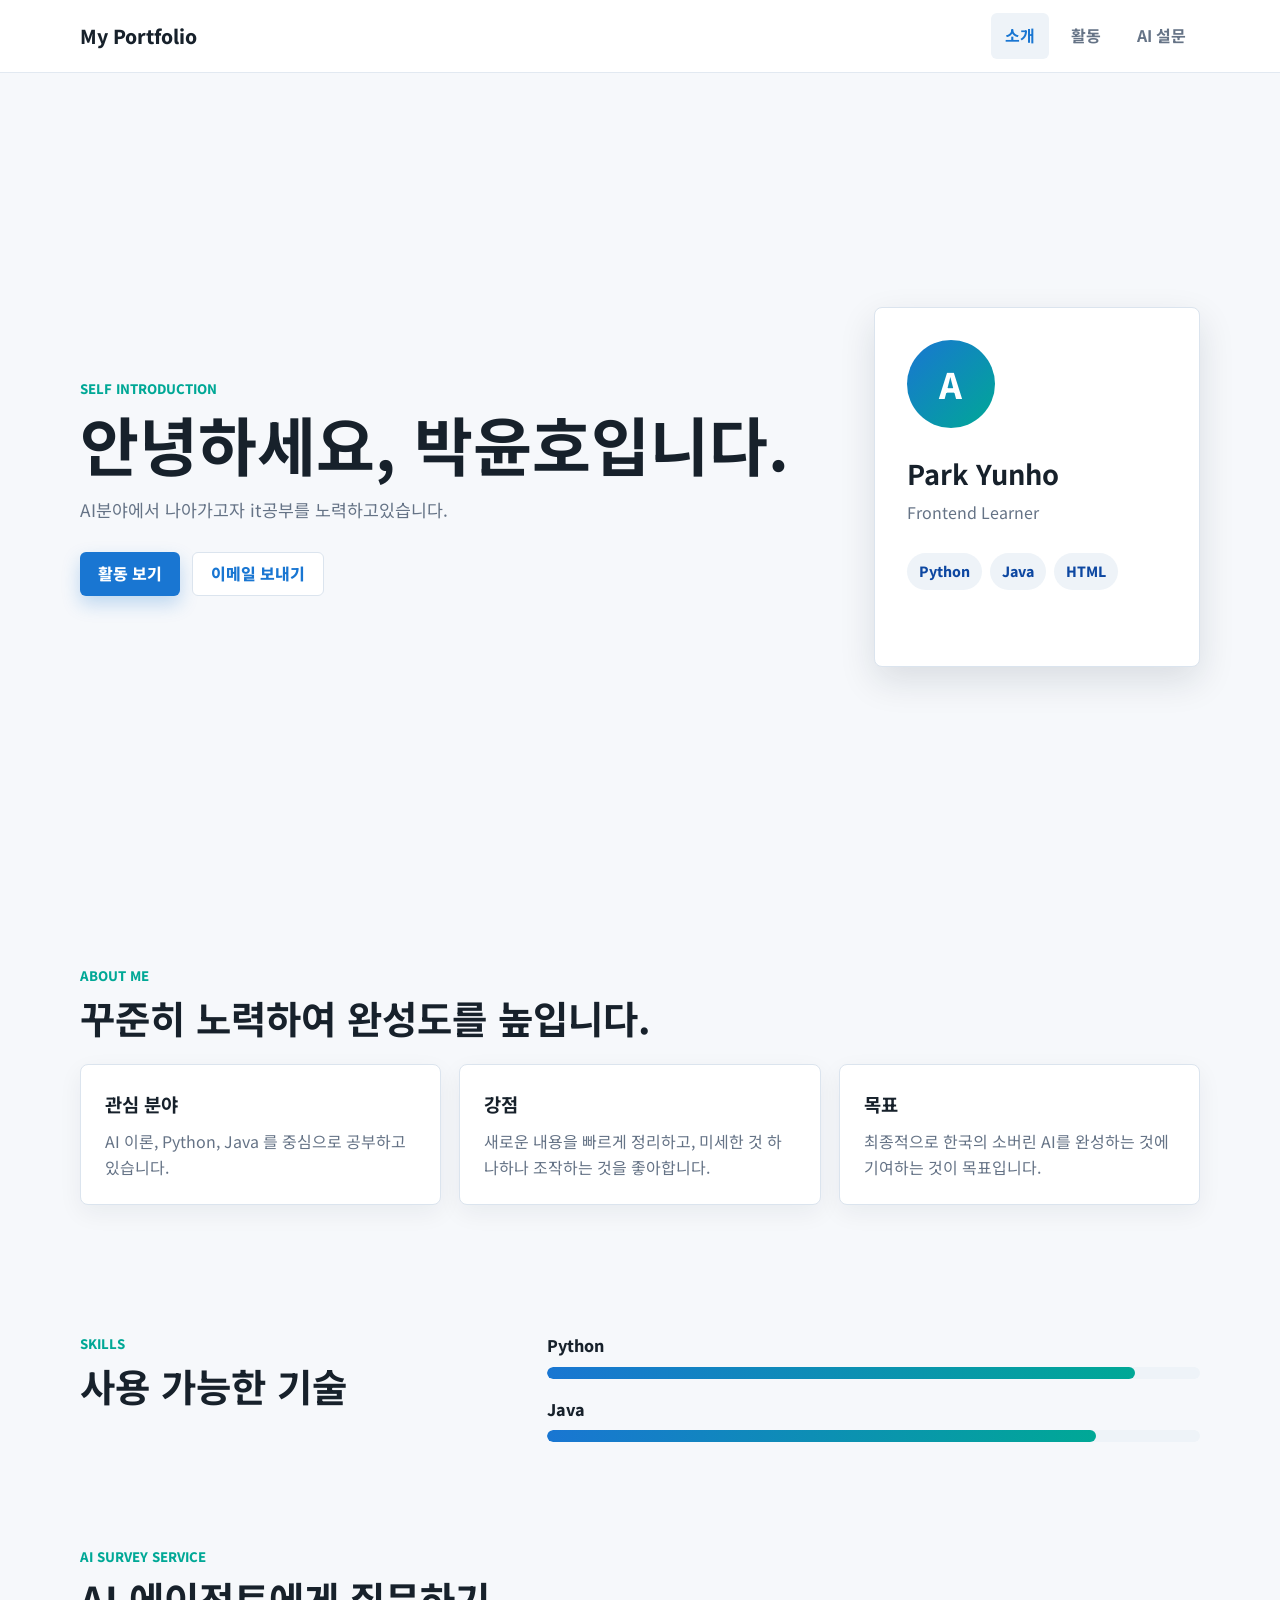
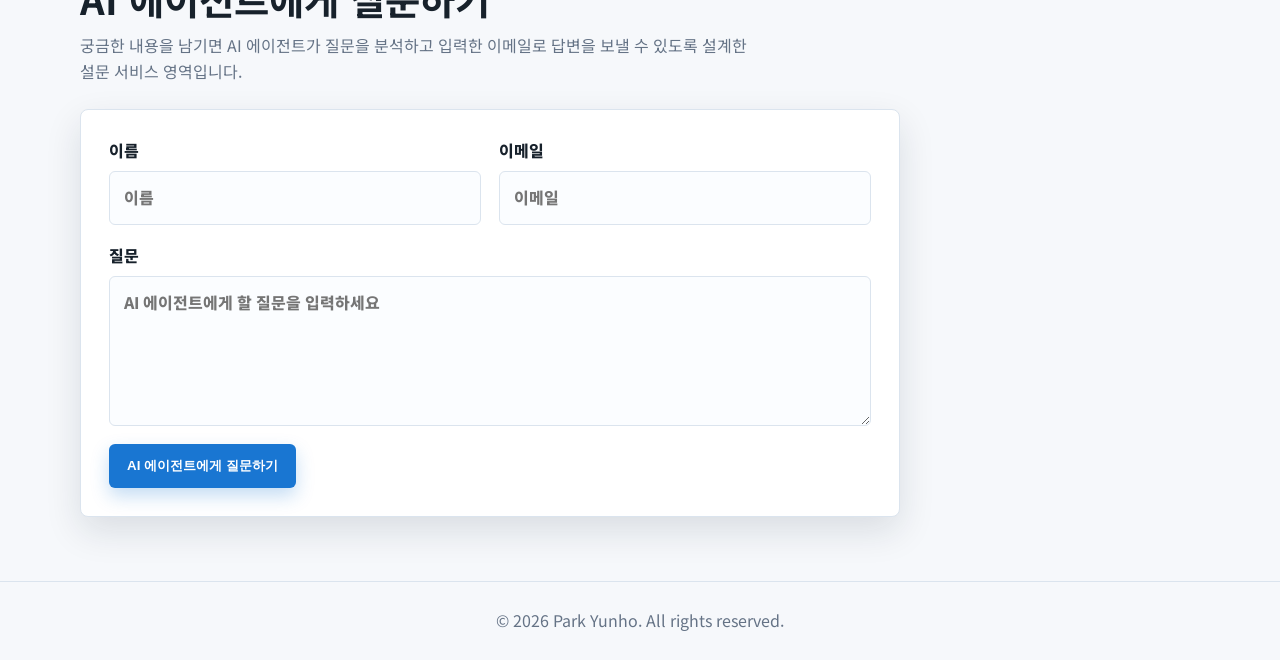
<file: index.html>
<!DOCTYPE html>
<html lang="ko">
<head>
  <meta charset="UTF-8">
  <meta name="viewport" content="width=device-width, initial-scale=1.0">
  <title>Portfolio | Self Introduction</title>
  <link rel="preconnect" href="https://fonts.googleapis.com">
  <link rel="preconnect" href="https://fonts.gstatic.com" crossorigin>
  <link href="https://fonts.googleapis.com/css2?family=Noto+Sans+KR:wght@400;500;700;800&display=swap" rel="stylesheet">
  <link rel="stylesheet" href="styles.css">
</head>
<body>
  <header class="site-header">
    <nav class="navbar">
      <a class="brand" href="index.html">My Portfolio</a>
      <button class="menu-button" type="button" aria-label="메뉴 열기" aria-expanded="false">
        <span></span>
        <span></span>
        <span></span>
      </button>
      <div class="nav-links">
        <a class="active" href="index.html">소개</a>
        <a href="activities.html">활동</a>
        <a href="#ai-survey">AI 설문</a>
      </div>
    </nav>
  </header>

  <main>
    <section class="hero">
      <div class="hero-content">
        <p class="eyebrow">Self Introduction</p>
        <h1>안녕하세요, 박윤호입니다.</h1>
        <p class="hero-text">
          AI분야에서 나아가고자 it공부를 노력하고있습니다.
        </p>
        <div class="hero-actions">
          <a class="button primary" href="activities.html">활동 보기</a>
          <a class="button secondary" href="mailto:artchoi0g@gmail.com">이메일 보내기</a>
        </div>
      </div>
      <div class="profile-card">
        <div class="avatar">A</div>
        <h2>Park Yunho</h2>
        <p>Frontend Learner</p>
        <div class="profile-tags">
          <span>Python</span>
          <span>Java</span>
          <span>HTML</span>
        </div>
      </div>
    </section>

    <section class="section">
      <div class="section-title">
        <p class="eyebrow">About Me</p>
        <h2>꾸준히 노력하여 완성도를 높입니다.</h2>
      </div>
      <div class="about-grid">
        <article class="info-panel">
          <h3>관심 분야</h3>
          <p>AI 이론, Python, Java 를 중심으로 공부하고 있습니다.</p>
        </article>
        <article class="info-panel">
          <h3>강점</h3>
          <p>새로운 내용을 빠르게 정리하고, 미세한 것 하나하나 조작하는 것을 좋아합니다.</p>
        </article>
        <article class="info-panel">
          <h3>목표</h3>
          <p> 최종적으로 한국의 소버린 AI를 완성하는 것에 기여하는 것이 목표입니다.</p>
        </article>
      </div>
    </section>

    <section class="section split-section">
      <div>
        <p class="eyebrow">Skills</p>
        <h2>사용 가능한 기술</h2>
      </div>
      <div class="skill-list">
        <div class="skill-item">
          <span>Python</span>
          <div class="skill-bar"><strong style="width: 90%"></strong></div>
        </div>
        <div class="skill-item">
          <span>Java</span>
          <div class="skill-bar"><strong style="width: 84%"></strong></div>
        </div>
      </div>
    </section>

    <section class="section ai-survey-section" id="ai-survey">
      <div class="section-title">
        <p class="eyebrow">AI Survey Service</p>
        <h2>AI 에이전트에게 질문하기</h2>
        <p>
          궁금한 내용을 남기면 AI 에이전트가 질문을 분석하고 입력한 이메일로 답변을 보낼 수 있도록
          설계한 설문 서비스 영역입니다.
        </p>
      </div>

      <form class="contact-form" id="contactForm">
        <div class="form-grid">
          <label for="visitorName">
            <span>이름</span>
            <input type="text" id="visitorName" name="visitorName" placeholder="이름" required>
          </label>

          <label for="visitorEmail">
            <span>이메일</span>
            <input type="email" id="visitorEmail" name="visitorEmail" placeholder="이메일" required>
          </label>
        </div>

        <label for="visitorMessage">
          <span>질문</span>
          <textarea id="visitorMessage" name="visitorMessage" placeholder="AI 에이전트에게 할 질문을 입력하세요" required></textarea>
        </label>

        <button class="button primary form-submit" type="submit">AI 에이전트에게 질문하기</button>
        <div class="response-message" id="responseMessage" role="status" aria-live="polite"></div>
      </form>
    </section>
  </main>

  <footer class="site-footer">
    <p>© 2026 Park Yunho. All rights reserved.</p>
  </footer>

  <script src="script.js"></script>
</body>
</html>
</file>
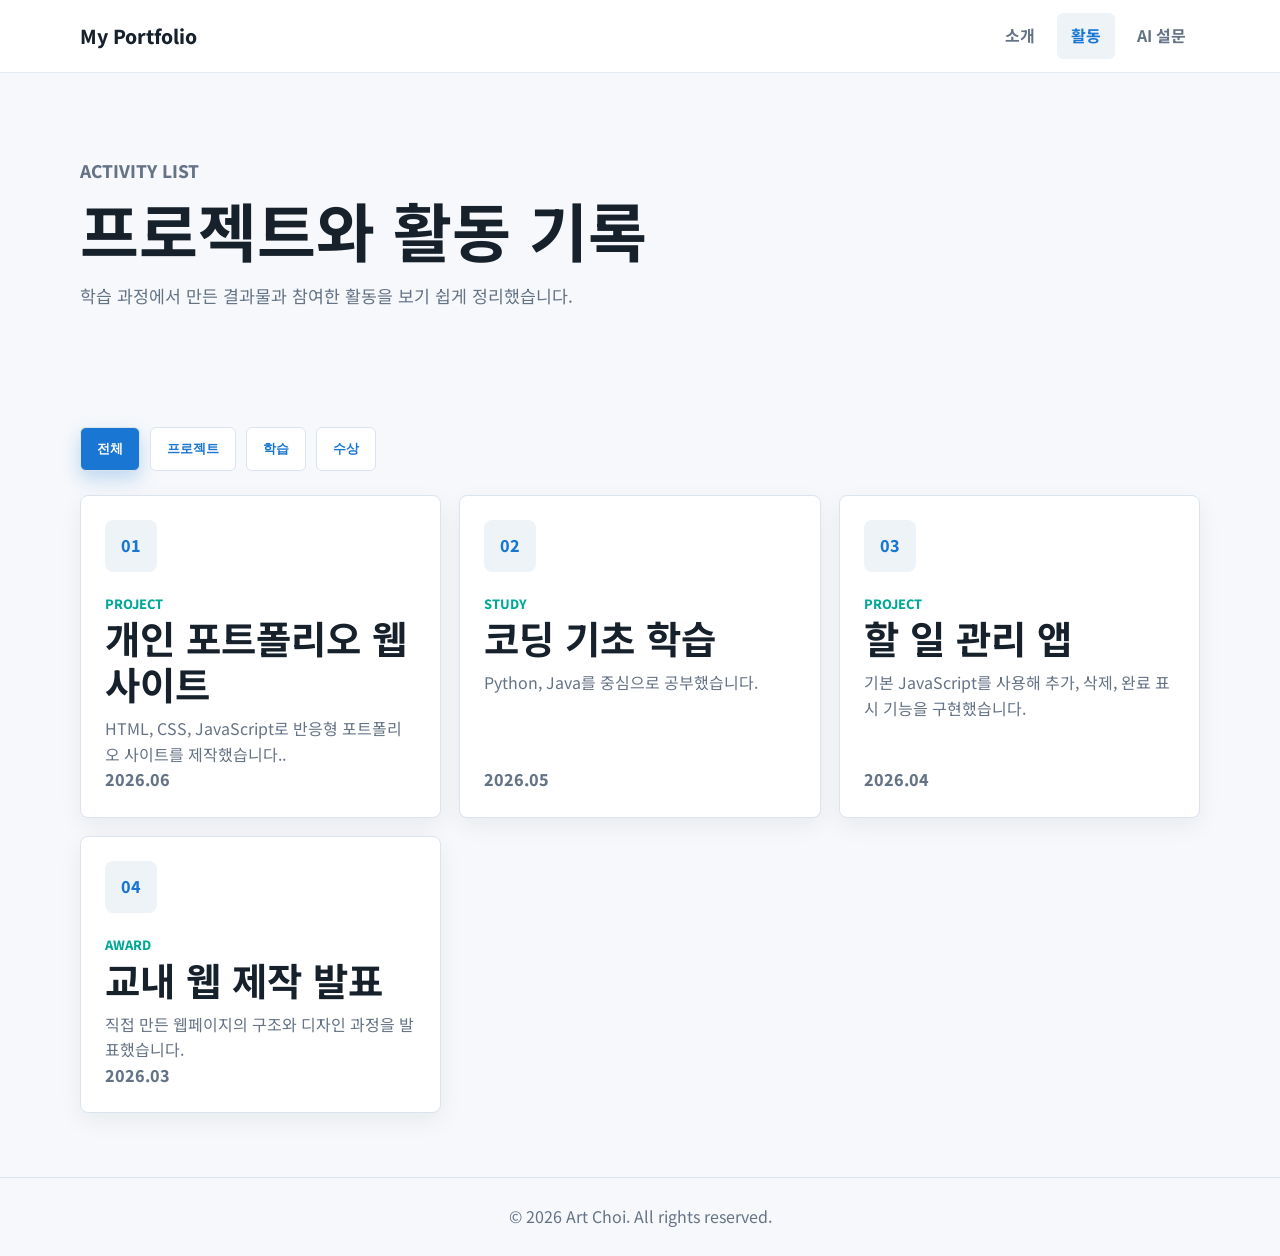
<file: activities.html>
<!DOCTYPE html>
<html lang="ko">
<head>
  <meta charset="UTF-8">
  <meta name="viewport" content="width=device-width, initial-scale=1.0">
  <title>Portfolio | Activities</title>
  <link rel="preconnect" href="https://fonts.googleapis.com">
  <link rel="preconnect" href="https://fonts.gstatic.com" crossorigin>
  <link href="https://fonts.googleapis.com/css2?family=Noto+Sans+KR:wght@400;500;700;800&display=swap" rel="stylesheet">
  <link rel="stylesheet" href="styles.css">
</head>
<body>
  <header class="site-header">
    <nav class="navbar">
      <a class="brand" href="index.html">My Portfolio</a>
      <button class="menu-button" type="button" aria-label="메뉴 열기" aria-expanded="false">
        <span></span>
        <span></span>
        <span></span>
      </button>
      <div class="nav-links">
        <a href="index.html">소개</a>
        <a class="active" href="activities.html">활동</a>
        <a href="index.html#ai-survey">AI 설문</a>
      </div>
    </nav>
  </header>

  <main>
    <section class="page-hero">
      <p class="eyebrow">Activity List</p>
      <h1>프로젝트와 활동 기록</h1>
      <p>학습 과정에서 만든 결과물과 참여한 활동을 보기 쉽게 정리했습니다.</p>
    </section>

    <section class="section">
      <div class="activity-toolbar">
        <button class="filter-button active" type="button" data-filter="all">전체</button>
        <button class="filter-button" type="button" data-filter="project">프로젝트</button>
        <button class="filter-button" type="button" data-filter="study">학습</button>
        <button class="filter-button" type="button" data-filter="award">수상</button>
      </div>

      <div class="activity-grid">
        <article class="activity-card" data-category="project">
          <div class="activity-icon">01</div>
          <p class="activity-type">Project</p>
          <h2>개인 포트폴리오 웹사이트</h2>
          <p>HTML, CSS, JavaScript로 반응형 포트폴리오 사이트를 제작했습니다..</p>
          <span class="activity-date">2026.06</span>
        </article>

        <article class="activity-card" data-category="study">
          <div class="activity-icon">02</div>
          <p class="activity-type">Study</p>
          <h2>코딩 기초 학습</h2>
          <p>Python, Java를 중심으로 공부했습니다.</p>
          <span class="activity-date">2026.05</span>
        </article>

        <article class="activity-card" data-category="project">
          <div class="activity-icon">03</div>
          <p class="activity-type">Project</p>
          <h2>할 일 관리 앱</h2>
          <p>기본 JavaScript를 사용해 추가, 삭제, 완료 표시 기능을 구현했습니다.</p>
          <span class="activity-date">2026.04</span>
        </article>

        <article class="activity-card" data-category="award">
          <div class="activity-icon">04</div>
          <p class="activity-type">Award</p>
          <h2>교내 웹 제작 발표</h2>
          <p>직접 만든 웹페이지의 구조와 디자인 과정을 발표했습니다.</p>
          <span class="activity-date">2026.03</span>
        </article>
      </div>
    </section>
  </main>

  <footer class="site-footer">
    <p>© 2026 Art Choi. All rights reserved.</p>
  </footer>

  <script src="script.js"></script>
</body>
</html>
</file>
<file: styles.css>
:root {
  --bg: #f6f8fb;
  --surface: #ffffff;
  --surface-strong: #eef3f8;
  --text: #17212b;
  --muted: #657386;
  --primary: #1976d2;
  --primary-dark: #0d47a1;
  --accent: #00a896;
  --line: #dbe4ee;
  --shadow: 0 14px 36px rgba(19, 35, 53, 0.12);
}

* {
  box-sizing: border-box;
}

body {
  margin: 0;
  background: var(--bg);
  color: var(--text);
  font-family: "Noto Sans KR", Arial, sans-serif;
  line-height: 1.6;
}

a {
  color: inherit;
  text-decoration: none;
}

.site-header {
  position: sticky;
  top: 0;
  z-index: 10;
  border-bottom: 1px solid rgba(219, 228, 238, 0.8);
  background: rgba(255, 255, 255, 0.92);
  backdrop-filter: blur(14px);
}

.navbar {
  display: flex;
  align-items: center;
  justify-content: space-between;
  width: min(1120px, calc(100% - 32px));
  min-height: 72px;
  margin: 0 auto;
}

.brand {
  font-size: 1.2rem;
  font-weight: 800;
}

.nav-links {
  display: flex;
  align-items: center;
  gap: 8px;
}

.nav-links a {
  border-radius: 6px;
  color: var(--muted);
  font-weight: 700;
  padding: 10px 14px;
}

.nav-links a:hover,
.nav-links a.active {
  background: var(--surface-strong);
  color: var(--primary);
}

.menu-button {
  display: none;
  width: 44px;
  height: 44px;
  border: 0;
  border-radius: 6px;
  background: var(--surface-strong);
  cursor: pointer;
}

.menu-button span {
  display: block;
  width: 20px;
  height: 2px;
  margin: 4px auto;
  background: var(--text);
}

.hero,
.page-hero,
.section {
  width: min(1120px, calc(100% - 32px));
  margin: 0 auto;
}

.hero {
  display: grid;
  grid-template-columns: minmax(0, 1.4fr) minmax(280px, 0.6fr);
  gap: 32px;
  align-items: center;
  min-height: calc(100vh - 72px);
  padding: 56px 0;
}

.hero-content h1,
.page-hero h1 {
  max-width: 760px;
  margin: 10px 0 18px;
  font-size: clamp(2.4rem, 5vw, 4.7rem);
  line-height: 1.08;
  letter-spacing: 0;
}

.hero-text,
.page-hero p {
  max-width: 640px;
  color: var(--muted);
  font-size: 1.08rem;
}

.eyebrow {
  margin: 0;
  color: var(--accent);
  font-size: 0.82rem;
  font-weight: 800;
  letter-spacing: 0;
  text-transform: uppercase;
}

.hero-actions {
  display: flex;
  flex-wrap: wrap;
  gap: 12px;
  margin-top: 28px;
}

.button,
.filter-button {
  display: inline-flex;
  align-items: center;
  justify-content: center;
  min-height: 44px;
  border: 0;
  border-radius: 6px;
  font-weight: 800;
  cursor: pointer;
  transition: transform 0.2s ease, box-shadow 0.2s ease, background 0.2s ease;
}

.button:hover,
.filter-button:hover {
  transform: translateY(-2px);
}

.button {
  padding: 0 18px;
}

.button.primary,
.filter-button.active {
  background: var(--primary);
  color: #ffffff;
  box-shadow: 0 8px 18px rgba(25, 118, 210, 0.25);
}

.button.secondary,
.filter-button {
  background: var(--surface);
  color: var(--primary);
  border: 1px solid var(--line);
}

.profile-card {
  min-height: 360px;
  border: 1px solid var(--line);
  border-radius: 8px;
  background: var(--surface);
  box-shadow: var(--shadow);
  padding: 32px;
}

.avatar {
  display: grid;
  place-items: center;
  width: 88px;
  height: 88px;
  border-radius: 50%;
  background: linear-gradient(135deg, var(--primary), var(--accent));
  color: #ffffff;
  font-size: 2.2rem;
  font-weight: 800;
}

.profile-card h2 {
  margin: 24px 0 4px;
  font-size: 1.7rem;
}

.profile-card p {
  margin: 0;
  color: var(--muted);
}

.profile-tags {
  display: flex;
  flex-wrap: wrap;
  gap: 8px;
  margin-top: 28px;
}

.profile-tags span {
  border-radius: 999px;
  background: var(--surface-strong);
  color: var(--primary-dark);
  font-size: 0.88rem;
  font-weight: 800;
  padding: 7px 12px;
}

.section {
  padding: 64px 0;
}

.section-title {
  max-width: 680px;
  margin-bottom: 24px;
}

.section-title p:not(.eyebrow) {
  margin: 12px 0 0;
  color: var(--muted);
}

.section h2 {
  margin: 8px 0 0;
  font-size: clamp(1.8rem, 3vw, 2.6rem);
  line-height: 1.2;
}

.about-grid,
.activity-grid {
  display: grid;
  grid-template-columns: repeat(3, minmax(0, 1fr));
  gap: 18px;
}

.info-panel,
.activity-card {
  border: 1px solid var(--line);
  border-radius: 8px;
  background: var(--surface);
  padding: 24px;
  box-shadow: 0 8px 24px rgba(19, 35, 53, 0.06);
}

.info-panel h3,
.activity-card h2 {
  margin: 0 0 10px;
}

.info-panel p,
.activity-card p {
  margin: 0;
  color: var(--muted);
}

.split-section {
  display: grid;
  grid-template-columns: 0.8fr 1.2fr;
  gap: 32px;
  align-items: start;
}

.skill-list {
  display: grid;
  gap: 18px;
}

.skill-item span {
  display: block;
  margin-bottom: 8px;
  font-weight: 800;
}

.skill-bar {
  height: 12px;
  overflow: hidden;
  border-radius: 999px;
  background: var(--surface-strong);
}

.skill-bar strong {
  display: block;
  height: 100%;
  border-radius: inherit;
  background: linear-gradient(90deg, var(--primary), var(--accent));
}

.page-hero {
  padding: 84px 0 36px;
}

.activity-toolbar {
  display: flex;
  flex-wrap: wrap;
  gap: 10px;
  margin-bottom: 24px;
}

.filter-button {
  padding: 0 16px;
}

.activity-card {
  display: flex;
  flex-direction: column;
  min-height: 270px;
}

.activity-icon {
  display: grid;
  place-items: center;
  width: 52px;
  height: 52px;
  border-radius: 8px;
  background: var(--surface-strong);
  color: var(--primary);
  font-weight: 800;
}

.activity-type {
  margin-top: 22px !important;
  color: var(--accent) !important;
  font-size: 0.8rem;
  font-weight: 800;
  text-transform: uppercase;
}

.activity-date {
  margin-top: auto;
  color: var(--muted);
  font-weight: 800;
}

.activity-card.is-hidden {
  display: none;
}

.ai-survey-section {
  padding-top: 40px;
}

.contact-form {
  display: grid;
  gap: 18px;
  max-width: 820px;
  border: 1px solid var(--line);
  border-radius: 8px;
  background: var(--surface);
  box-shadow: var(--shadow);
  padding: 28px;
}

.form-grid {
  display: grid;
  grid-template-columns: repeat(2, minmax(0, 1fr));
  gap: 18px;
}

.contact-form label {
  display: grid;
  gap: 8px;
  color: var(--text);
  font-weight: 800;
}

.contact-form input,
.contact-form textarea {
  width: 100%;
  border: 1px solid var(--line);
  border-radius: 6px;
  background: #fbfdff;
  color: var(--text);
  font: inherit;
  padding: 13px 14px;
  outline: none;
  transition: border-color 0.2s ease, box-shadow 0.2s ease;
}

.contact-form textarea {
  min-height: 150px;
  resize: vertical;
}

.contact-form input:focus,
.contact-form textarea:focus {
  border-color: var(--primary);
  box-shadow: 0 0 0 4px rgba(25, 118, 210, 0.12);
}

.form-submit {
  justify-self: start;
}

.response-message {
  display: none;
  border-radius: 6px;
  padding: 12px 14px;
  font-weight: 800;
}

.response-message.is-visible {
  display: block;
}

.response-message.is-loading {
  background: rgba(25, 118, 210, 0.1);
  color: var(--primary-dark);
}

.response-message.is-success {
  background: rgba(0, 168, 150, 0.12);
  color: #00796b;
}

.response-message.is-error {
  background: rgba(211, 47, 47, 0.1);
  color: #b71c1c;
}

.site-footer {
  border-top: 1px solid var(--line);
  padding: 26px 16px;
  color: var(--muted);
  text-align: center;
}

.site-footer p {
  margin: 0;
}

@media (max-width: 820px) {
  .menu-button {
    display: inline-block;
  }

  .nav-links {
    position: absolute;
    top: 72px;
    right: 16px;
    left: 16px;
    display: none;
    flex-direction: column;
    align-items: stretch;
    border: 1px solid var(--line);
    border-radius: 8px;
    background: var(--surface);
    padding: 10px;
    box-shadow: var(--shadow);
  }

  .nav-links.open {
    display: flex;
  }

  .hero,
  .split-section {
    grid-template-columns: 1fr;
  }

  .hero {
    min-height: auto;
  }

  .about-grid,
  .activity-grid,
  .form-grid {
    grid-template-columns: 1fr;
  }
}

@media (max-width: 520px) {
  .hero,
  .page-hero,
  .section {
    width: min(100% - 24px, 1120px);
  }

  .hero-content h1,
  .page-hero h1 {
    font-size: 2.25rem;
  }

  .profile-card,
  .info-panel,
  .activity-card {
    padding: 20px;
  }

  .button {
    width: 100%;
  }

  .contact-form {
    padding: 20px;
  }

  .form-submit {
    justify-self: stretch;
  }
}
</file>
